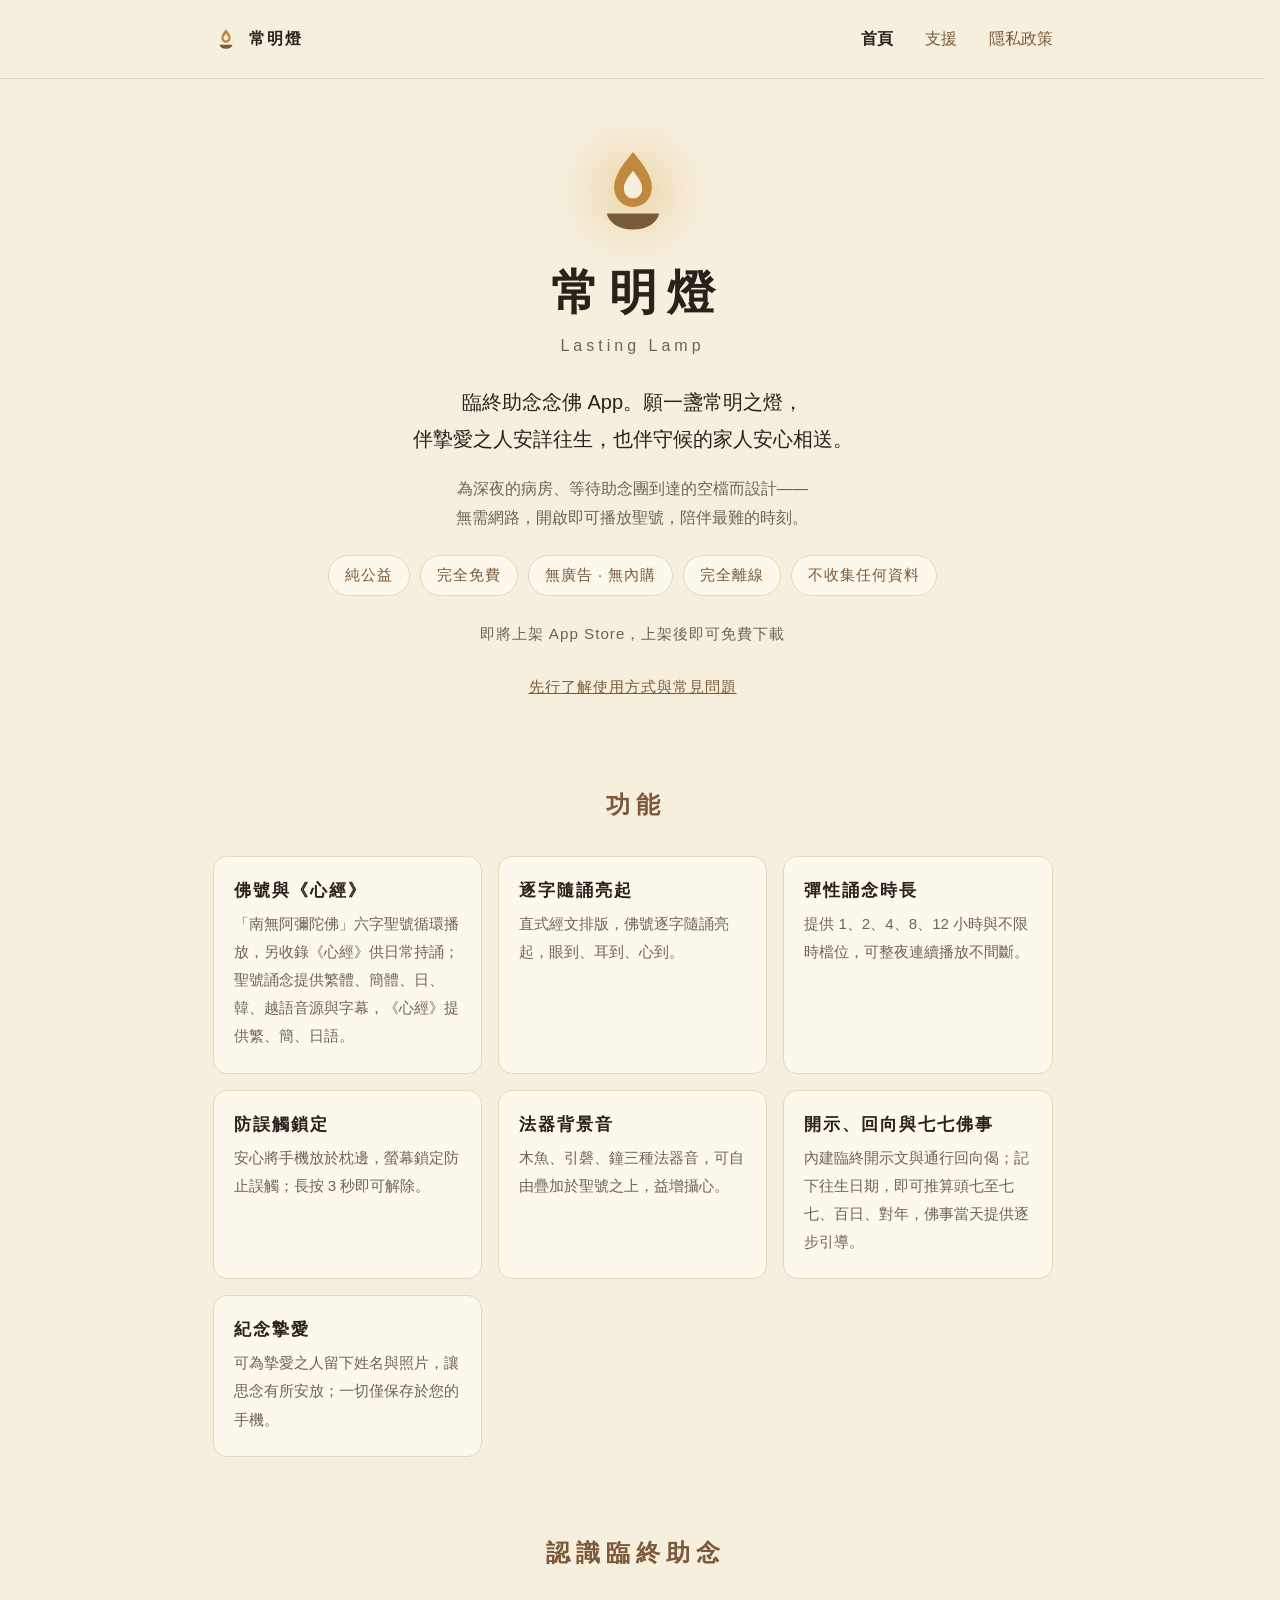
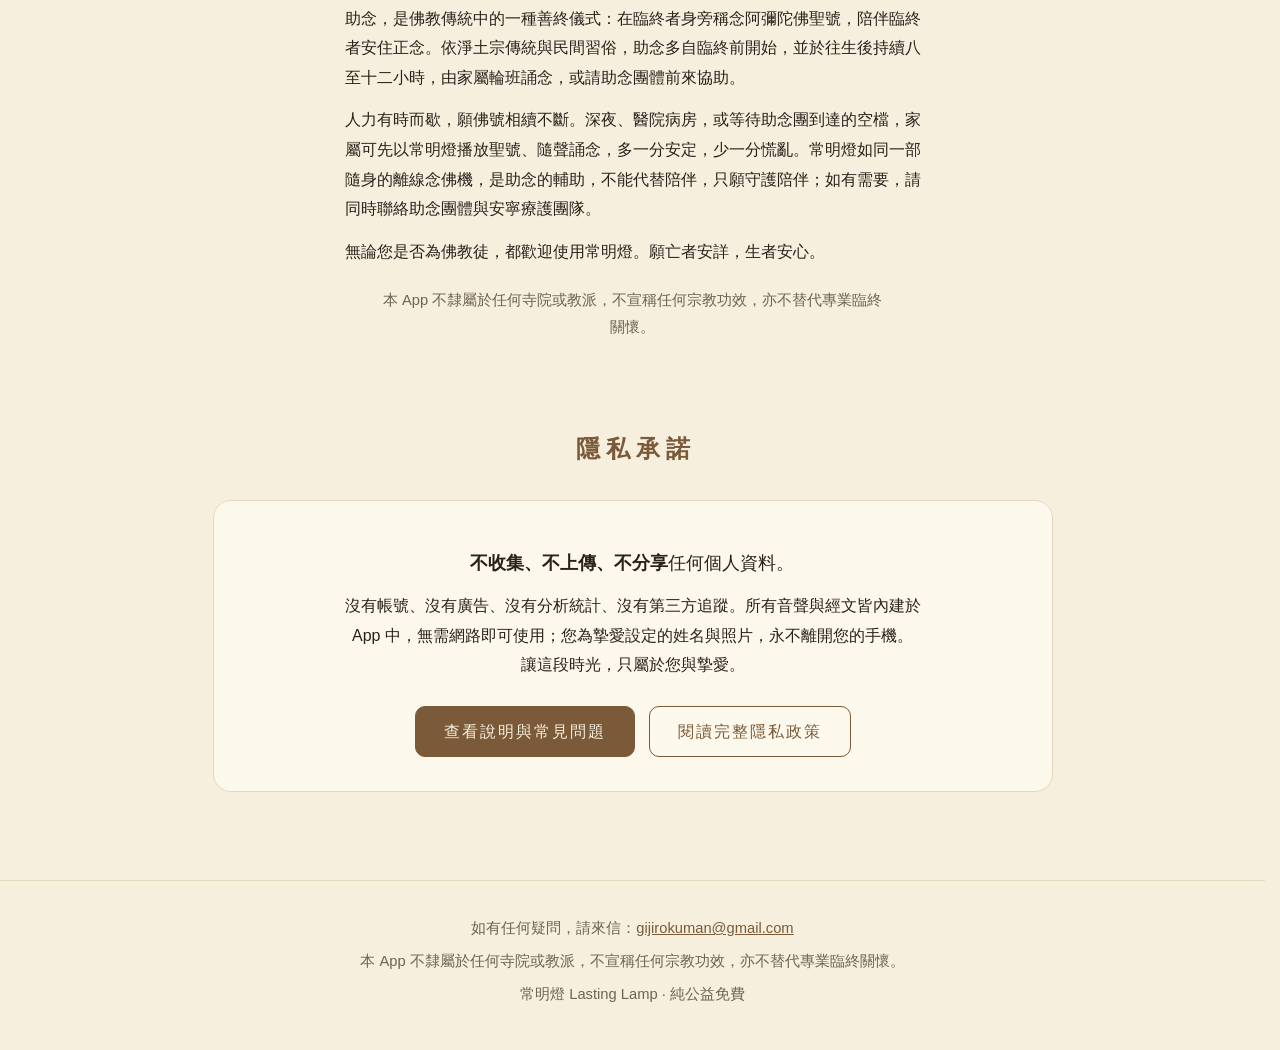
<file: index.html>
<!DOCTYPE html>
<html lang="zh-Hant">
<head>
<meta charset="UTF-8">
<meta name="viewport" content="width=device-width,initial-scale=1">
<title>臨終助念念佛 App · 免費離線念佛機｜常明燈 Lasting Lamp</title>
<meta name="description" content="常明燈是純公益、完全免費的臨終助念念佛 App：南無阿彌陀佛聖號與《心經》直式經文逐字亮起，可整夜連續播放，防誤觸鎖定，完全離線、無廣告、不收集任何資料。">
<meta name="robots" content="index,follow,max-image-preview:large">
<meta property="og:type" content="website">
<meta property="og:site_name" content="常明燈 Lasting Lamp">
<meta property="og:title" content="常明燈 Lasting Lamp｜臨終助念念佛 App">
<meta property="og:description" content="純公益、完全免費、無廣告、完全離線的臨終助念念佛 App。經文逐字亮起，可整夜連續播放，一切資料僅存於本機。">
<meta property="og:locale" content="zh_TW">
<meta property="og:url" content="https://jaydencj.github.io/changminglamp-site/">
<meta property="og:image" content="https://jaydencj.github.io/changminglamp-site/og-image.png">
<meta property="og:image:width" content="1200">
<meta property="og:image:height" content="630">
<meta property="og:image:alt" content="常明燈 Lasting Lamp 品牌圖：油燈燈焰標誌">
<meta name="twitter:card" content="summary_large_image">
<meta name="color-scheme" content="light dark">
<meta name="theme-color" content="#F6EFDE" media="(prefers-color-scheme: light)">
<meta name="theme-color" content="#1C1712" media="(prefers-color-scheme: dark)">
<link rel="canonical" href="https://jaydencj.github.io/changminglamp-site/">
<link rel="icon" type="image/svg+xml" href="favicon.svg">
<link rel="apple-touch-icon" href="apple-touch-icon.png">
<link rel="stylesheet" href="site.css">
<script type="application/ld+json">
{
  "@context": "https://schema.org",
  "@type": "MobileApplication",
  "name": "常明燈",
  "alternateName": "Lasting Lamp",
  "applicationCategory": "LifestyleApplication",
  "operatingSystem": "iOS",
  "url": "https://jaydencj.github.io/changminglamp-site/",
  "description": "純公益、完全免費的臨終助念念佛 App。「南無阿彌陀佛」六字聖號與《心經》，直式經文逐字隨誦亮起，提供 1、2、4、8、12 小時與不限時檔位，可整夜連續播放，完全離線運作，不收集任何資料。",
  "inLanguage": ["zh-Hant", "zh-Hans", "ja", "ko", "vi"],
  "isAccessibleForFree": true,
  "featureList": [
    "佛號與《心經》",
    "逐字隨誦亮起",
    "彈性誦念時長",
    "防誤觸鎖定",
    "法器背景音",
    "開示、回向與七七佛事",
    "紀念摯愛"
  ],
  "offers": { "@type": "Offer", "price": "0", "priceCurrency": "TWD", "category": "free" }
}
</script>
<script type="application/ld+json">
{
  "@context": "https://schema.org",
  "@type": "WebSite",
  "@id": "https://jaydencj.github.io/changminglamp-site/#website",
  "name": "常明燈",
  "alternateName": "Lasting Lamp",
  "url": "https://jaydencj.github.io/changminglamp-site/",
  "inLanguage": "zh-Hant"
}
</script>
<style>
.hero{text-align:center;padding:64px 0 48px}
.lamp{position:relative;width:96px;height:96px;margin:0 auto 20px}
.lamp::before{
  content:"";position:absolute;inset:-28px;border-radius:50%;
  background:radial-gradient(circle,var(--glow) 0%,transparent 68%);
  animation:glow 4.5s ease-in-out infinite;
}
@keyframes glow{0%,100%{opacity:.75;transform:scale(1)}50%{opacity:1;transform:scale(1.07)}}
.lamp svg{position:relative;width:96px;height:96px}
.hero h1{font-size:clamp(2.1rem,6vw,3rem);letter-spacing:10px;margin:.2em 0 .1em;text-indent:10px}
.hero .en{color:var(--muted);letter-spacing:4px;font-size:1rem;margin:0}
.hero .tagline{font-size:clamp(1.05rem,3vw,1.25rem);margin:1.2em auto .8em;max-width:34em;text-wrap:balance}
.hero .store-note{color:var(--muted);font-size:.95rem;letter-spacing:1px;margin:1.6em 0 0}
@media (max-width:640px){.br-wide{display:none}}
.pills{display:flex;justify-content:center;flex-wrap:wrap;gap:10px;padding:0;margin:1.4em 0 0;list-style:none}
.pills li{
  border:1px solid var(--line);background:var(--bg-soft);color:var(--accent);
  padding:6px 16px;border-radius:999px;font-size:.92rem;letter-spacing:1px;
}
section{padding:40px 0}
section h2{
  text-align:center;color:var(--accent);letter-spacing:6px;font-size:1.5rem;
  margin:0 0 1.4em;text-indent:6px;
}
.features{display:grid;grid-template-columns:repeat(auto-fit,minmax(240px,1fr));gap:16px;padding:0;margin:0;list-style:none}
.features li{
  background:var(--bg-soft);border:1px solid var(--line);border-radius:14px;
  padding:22px 20px;transition:transform .25s ease,box-shadow .25s ease;
}
@media (hover:hover) and (pointer:fine){
  .features li:hover{transform:translateY(-3px);box-shadow:0 8px 24px var(--shadow)}
}
.features h3{margin:0 0 .4em;font-size:1.08rem;letter-spacing:2px;color:var(--ink)}
.features p{margin:0;color:var(--muted);font-size:.95rem}
.promise{
  background:var(--bg-soft);border:1px solid var(--line);border-radius:18px;
  padding:34px 28px;text-align:center;
}
.promise p{max-width:36em;margin:.6em auto}
.promise .big{font-size:1.15rem;text-wrap:balance}
.nb{white-space:nowrap}
.actions{display:flex;justify-content:center;flex-wrap:wrap;gap:14px;margin-top:1.6em}
@media (max-width:640px){.actions .btn{flex:1 1 100%;max-width:20em}}
/* 320px 級窄屏：收緊字距與橫向內距，讓「查看說明與常見問題」維持單行 */
@media (max-width:360px){.actions .btn{letter-spacing:1px;padding-inline:16px}}
.btn{
  display:inline-flex;align-items:center;justify-content:center;min-height:48px;
  padding:10px 28px;border-radius:10px;text-decoration:none;letter-spacing:2px;
  border:1px solid var(--accent);transition:background .2s ease,color .2s ease,border-color .2s ease;
  -webkit-tap-highlight-color:transparent;
}
.btn.primary{background:var(--accent);color:var(--bg)}
.btn.primary:hover,.btn.primary:active{background:var(--btn-hover);border-color:var(--btn-hover)}
.btn.ghost{color:var(--accent)}
.btn.ghost:hover,.btn.ghost:active{background:var(--bg-soft)}
.hero .scene{color:var(--muted);font-size:.98rem;max-width:30em;margin:.4em auto 0;text-wrap:balance}
.about p{max-width:36em;margin:.8em auto}
.about .fine{color:var(--muted);font-size:.92rem;text-align:center;margin-top:1.4em}
</style>
</head>
<body>
<a class="skip-link" href="#main">跳至主要內容</a>
<header class="site">
  <div class="wrap site-bar">
    <a class="brand" href="./">
      <svg viewBox="0 0 64 64" aria-hidden="true" focusable="false">
        <path d="M32 8c7.6 9.2 11.4 15.3 11.4 21.4 0 6.9-5.1 11.9-11.4 11.9s-11.4-5-11.4-11.9C20.6 23.3 24.4 17.2 32 8z" fill="var(--flame)"/>
        <path d="M32 19c3.7 4.6 5.6 7.6 5.6 10.7 0 3.5-2.5 6-5.6 6s-5.6-2.5-5.6-6c0-3.1 1.9-6.1 5.6-10.7z" fill="var(--bg)"/>
        <path d="M16 46h32c-1.3 5.9-7.6 9.8-16 9.8S17.3 51.9 16 46z" fill="var(--accent)"/>
      </svg>
      常明燈
    </a>
    <nav class="site-nav" aria-label="網站導覽">
      <a href="./" aria-current="page">首頁</a>
      <a href="support.html">支援</a>
      <a href="privacy.html">隱私政策</a>
    </nav>
  </div>
</header>

<main id="main">
  <div class="wrap">
    <section class="hero" aria-labelledby="hero-title">
      <div class="lamp" aria-hidden="true">
        <svg viewBox="0 0 64 64" focusable="false">
          <path d="M32 6c8.4 10 12.6 16.8 12.6 23.5 0 7.6-5.6 13.1-12.6 13.1s-12.6-5.5-12.6-13.1C19.4 22.8 23.6 16 32 6z" fill="var(--flame)"/>
          <path d="M32 18.5c4 5 6.1 8.4 6.1 11.8 0 3.8-2.7 6.6-6.1 6.6s-6.1-2.8-6.1-6.6c0-3.4 2.1-6.8 6.1-11.8z" fill="var(--bg)"/>
          <path d="M14.5 47h35c-1.5 6.5-8.4 10.7-17.5 10.7S16 53.5 14.5 47z" fill="var(--accent)"/>
        </svg>
      </div>
      <h1 id="hero-title">常明燈</h1>
      <p class="en">Lasting Lamp</p>
      <p class="tagline">臨終助念念佛 App。願一盞常明之燈，<br class="br-wide">伴摯愛之人安詳往生，也伴守候的家人安心相送。</p>
      <p class="scene">為深夜的病房、等待助念團到達的空檔而設計——無需網路，開啟即可播放聖號，陪伴最難的時刻。</p>
      <!-- [html-validate-disable-next no-redundant-role -- Safari/VoiceOver 對 list-style:none 的清單會移除列表語義，須以 role="list" 顯式保留] -->
      <ul class="pills" role="list">
        <li>純公益</li>
        <li>完全免費</li>
        <li>無廣告 · 無內購</li>
        <li>完全離線</li>
        <li>不收集任何資料</li>
      </ul>
      <p class="store-note">即將上架 App Store，上架後即可免費下載</p>
      <p class="store-note"><a href="support.html">先行了解使用方式與常見問題</a></p>
    </section>

    <section aria-labelledby="features-title">
      <h2 id="features-title">功能</h2>
      <!-- [html-validate-disable-next no-redundant-role -- Safari/VoiceOver 對 list-style:none 的清單會移除列表語義，須以 role="list" 顯式保留] -->
      <ul class="features" role="list">
        <li>
          <h3>佛號與《心經》</h3>
          <p>「南無阿彌陀佛」六字聖號循環播放，另收錄《心經》供日常持誦；聖號誦念提供繁體、簡體、日、韓、越語音源與字幕，《心經》提供繁、簡、日語。</p>
        </li>
        <li>
          <h3>逐字隨誦亮起</h3>
          <p>直式經文排版，佛號逐字隨誦亮起，眼到、耳到、心到。</p>
        </li>
        <li>
          <h3>彈性誦念時長</h3>
          <p>提供 1、2、4、8、12 小時與不限時檔位，可整夜連續播放不間斷。</p>
        </li>
        <li>
          <h3>防誤觸鎖定</h3>
          <p>安心將手機放於枕邊，螢幕鎖定防止誤觸；長按 3 秒即可解除。</p>
        </li>
        <li>
          <h3>法器背景音</h3>
          <p>木魚、引磬、鐘三種法器音，可自由疊加於聖號之上，益增攝心。</p>
        </li>
        <li>
          <h3>開示、回向與七七佛事</h3>
          <p>內建臨終開示文與通行回向偈；記下往生日期，即可推算頭七至七七、百日、對年，佛事當天提供逐步引導。</p>
        </li>
        <li>
          <h3>紀念摯愛</h3>
          <p>可為摯愛之人留下姓名與照片，讓思念有所安放；一切僅保存於您的手機。</p>
        </li>
      </ul>
    </section>

    <section class="about" aria-labelledby="about-title">
      <h2 id="about-title">認識臨終助念</h2>
      <p>助念，是佛教傳統中的一種善終儀式：在臨終者身旁稱念阿彌陀佛聖號，陪伴臨終者安住正念。依淨土宗傳統與民間習俗，助念多自臨終前開始，並於往生後持續八至十二小時，由家屬輪班誦念，或請助念團體前來協助。</p>
      <p>人力有時而歇，願佛號相續不斷。深夜、醫院病房，或等待助念團到達的空檔，家屬可先以常明燈播放聖號、隨聲誦念，多一分安定，少一分慌亂。常明燈如同一部隨身的離線念佛機，是助念的輔助，不能代替陪伴，只願守護陪伴；如有需要，請同時聯絡助念團體與安寧療護團隊。</p>
      <p>無論您是否為佛教徒，都歡迎使用常明燈。願亡者安詳，生者安心。</p>
      <p class="fine">本 App 不隸屬於任何寺院或教派，不宣稱任何宗教功效，亦不替代專業臨終關懷。</p>
    </section>

    <section aria-labelledby="privacy-title">
      <h2 id="privacy-title">隱私承諾</h2>
      <div class="promise">
        <p class="big"><strong>不收集、不上傳、<span class="nb">不分享</span></strong>任何個人資料。</p>
        <p>沒有帳號、沒有廣告、沒有分析統計、沒有第三方追蹤。所有音聲與經文皆內建於 App 中，無需網路即可使用；您為摯愛設定的姓名與照片，永不離開您的手機。讓這段時光，只屬於您與摯愛。</p>
        <div class="actions">
          <a class="btn primary" href="support.html">查看說明與常見問題</a>
          <a class="btn ghost" href="privacy.html">閱讀完整隱私政策</a>
        </div>
      </div>
    </section>
  </div>
</main>

<footer class="site">
  <div class="wrap">
    <p>如有任何疑問，請來信：<a href="mailto:gijirokuman@gmail.com">gijirokuman@gmail.com</a></p>
    <p>本 App 不隸屬於任何寺院或教派，不宣稱任何宗教功效，亦不替代專業臨終關懷。</p>
    <p>常明燈 Lasting Lamp · 純公益免費</p>
  </div>
</footer>
</body>
</html>
</file>
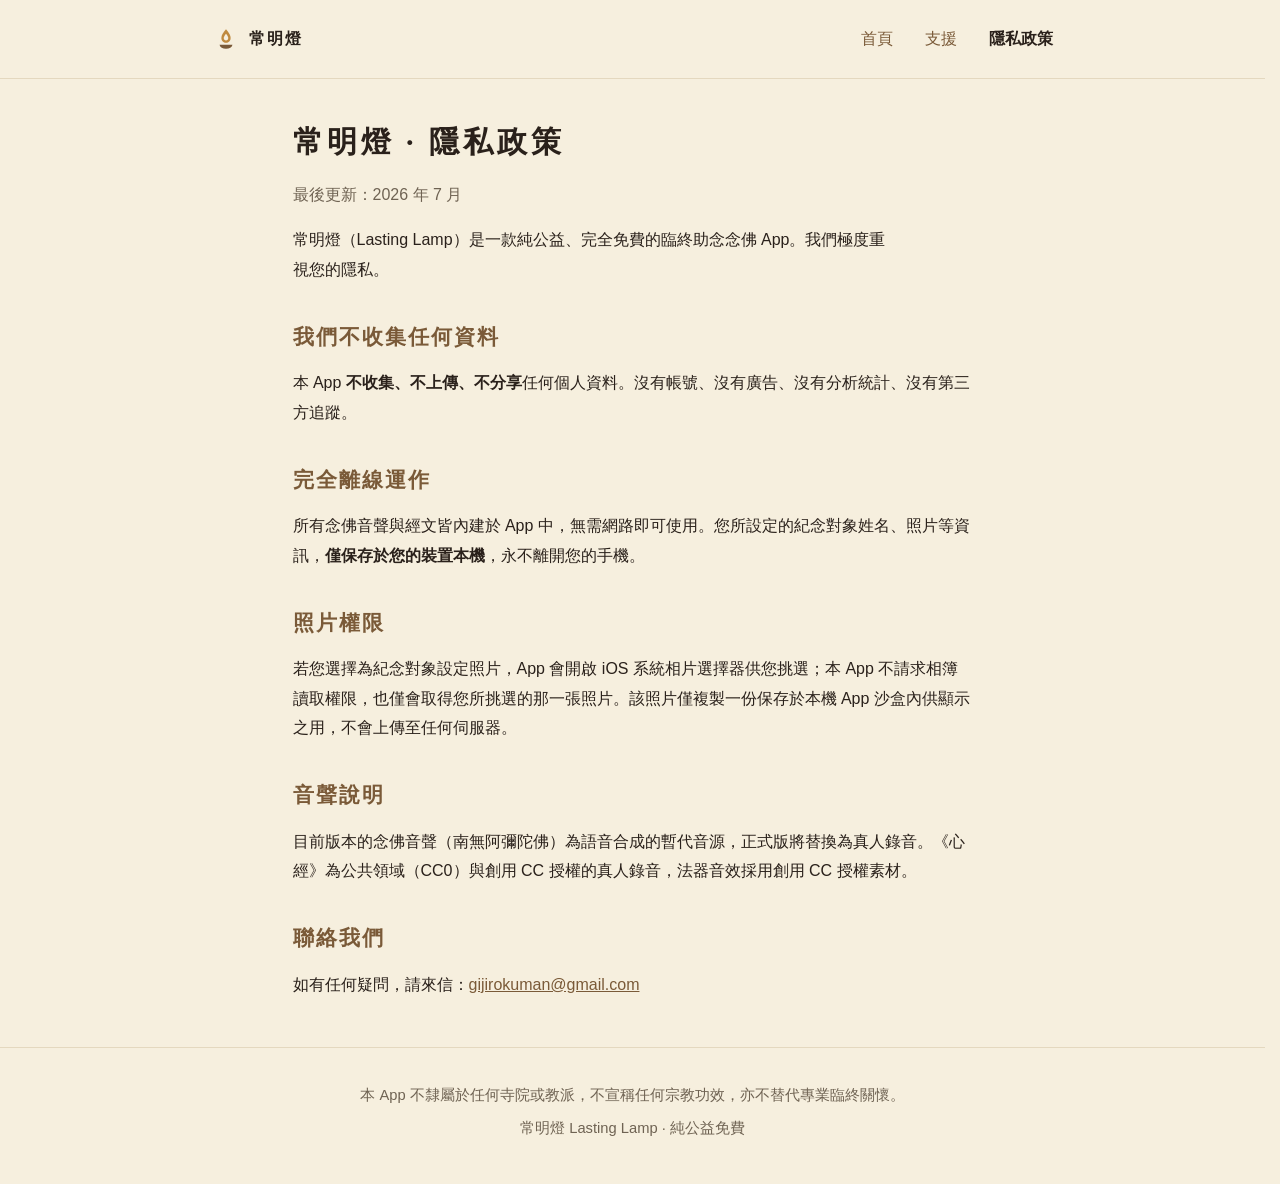
<file: privacy.html>
<!DOCTYPE html>
<html lang="zh-Hant">
<head>
<meta charset="UTF-8">
<meta name="viewport" content="width=device-width,initial-scale=1">
<title>隱私政策 Privacy Policy｜常明燈 Lasting Lamp</title>
<meta name="description" content="常明燈（Lasting Lamp）隱私政策：本 App 不收集、不上傳、不分享任何個人資料，無帳號、無廣告、無追蹤，完全離線運作，所有資料僅保存於您的裝置本機。">
<meta name="robots" content="index,follow,max-image-preview:large">
<meta property="og:type" content="website">
<meta property="og:site_name" content="常明燈 Lasting Lamp">
<meta property="og:title" content="隱私政策 Privacy Policy｜常明燈 Lasting Lamp">
<meta property="og:description" content="不收集、不上傳、不分享任何個人資料。無帳號、無廣告、無追蹤，完全離線運作。">
<meta property="og:locale" content="zh_TW">
<meta property="og:url" content="https://jaydencj.github.io/changminglamp-site/privacy.html">
<meta property="og:image" content="https://jaydencj.github.io/changminglamp-site/og-image.png">
<meta property="og:image:width" content="1200">
<meta property="og:image:height" content="630">
<meta property="og:image:alt" content="常明燈 Lasting Lamp 品牌圖：油燈燈焰標誌">
<meta name="twitter:card" content="summary_large_image">
<meta name="color-scheme" content="light dark">
<meta name="theme-color" content="#F6EFDE" media="(prefers-color-scheme: light)">
<meta name="theme-color" content="#1C1712" media="(prefers-color-scheme: dark)">
<link rel="canonical" href="https://jaydencj.github.io/changminglamp-site/privacy.html">
<link rel="icon" type="image/svg+xml" href="favicon.svg">
<link rel="apple-touch-icon" href="apple-touch-icon.png">
<link rel="stylesheet" href="site.css">
<script type="application/ld+json">
{
  "@context": "https://schema.org",
  "@type": "WebPage",
  "name": "常明燈 隱私政策",
  "url": "https://jaydencj.github.io/changminglamp-site/privacy.html",
  "inLanguage": "zh-Hant",
  "dateModified": "2026-07-09",
  "isPartOf": {
    "@type": "WebSite",
    "@id": "https://jaydencj.github.io/changminglamp-site/#website",
    "name": "常明燈",
    "url": "https://jaydencj.github.io/changminglamp-site/"
  }
}
</script>
<style>
h1{letter-spacing:4px;font-size:1.9rem;margin:1.4em 0 .4em}
h2{color:var(--accent);letter-spacing:2px;margin-top:1.8em;font-size:1.3rem}
main{padding-bottom:24px}
main.wrap{max-width:720px}
.updated{color:var(--muted)}
.nb{white-space:nowrap}
</style>
</head>
<body>
<a class="skip-link" href="#main">跳至主要內容</a>
<header class="site">
  <div class="wrap site-bar">
    <a class="brand" href="./">
      <svg viewBox="0 0 64 64" aria-hidden="true" focusable="false">
        <path d="M32 8c7.6 9.2 11.4 15.3 11.4 21.4 0 6.9-5.1 11.9-11.4 11.9s-11.4-5-11.4-11.9C20.6 23.3 24.4 17.2 32 8z" fill="var(--flame)"/>
        <path d="M32 19c3.7 4.6 5.6 7.6 5.6 10.7 0 3.5-2.5 6-5.6 6s-5.6-2.5-5.6-6c0-3.1 1.9-6.1 5.6-10.7z" fill="var(--bg)"/>
        <path d="M16 46h32c-1.3 5.9-7.6 9.8-16 9.8S17.3 51.9 16 46z" fill="var(--accent)"/>
      </svg>
      常明燈
    </a>
    <nav class="site-nav" aria-label="網站導覽">
      <a href="./">首頁</a>
      <a href="support.html">支援</a>
      <a href="privacy.html" aria-current="page">隱私政策</a>
    </nav>
  </div>
</header>

<main id="main" class="wrap">
  <h1>常明燈 · 隱私政策</h1>
  <p class="updated">最後更新：2026 年 7 月</p>
  <p>常明燈（Lasting Lamp）是一款純公益、完全免費的臨終助念念佛 App。我們極度重視<span class="nb">您的隱私。</span></p>

  <h2>我們不收集任何資料</h2>
  <p>本 App <strong>不收集、不上傳、不分享</strong>任何個人資料。沒有帳號、沒有廣告、沒有分析統計、沒有第三方追蹤。</p>

  <h2>完全離線運作</h2>
  <p>所有念佛音聲與經文皆內建於 App 中，無需網路即可使用。您所設定的紀念對象姓名、照片等資訊，<strong>僅保存於您的裝置本機</strong>，永不離開您的手機。</p>

  <h2>照片權限</h2>
  <p>若您選擇為紀念對象設定照片，App 會開啟 iOS 系統相片選擇器供您挑選；本 App 不請求相簿讀取權限，也僅會取得您所挑選的那一張照片。該照片僅複製一份保存於本機 App 沙盒內供顯示之用，不會上傳至任何伺服器。</p>

  <h2>音聲說明</h2>
  <p>目前版本的念佛音聲（南無阿彌陀佛）為語音合成的暫代音源，正式版將替換為真人錄音。《心經》為公共領域（CC0）與創用 CC 授權的真人錄音，法器音效採用創用 CC 授權素材。</p>

  <h2>聯絡我們</h2>
  <p>如有任何疑問，請來信：<a href="mailto:gijirokuman@gmail.com">gijirokuman@gmail.com</a></p>
</main>

<footer class="site">
  <div class="wrap">
    <p>本 App 不隸屬於任何寺院或教派，不宣稱任何宗教功效，亦不替代專業臨終關懷。</p>
    <p>常明燈 Lasting Lamp · 純公益免費</p>
  </div>
</footer>
</body>
</html>
</file>
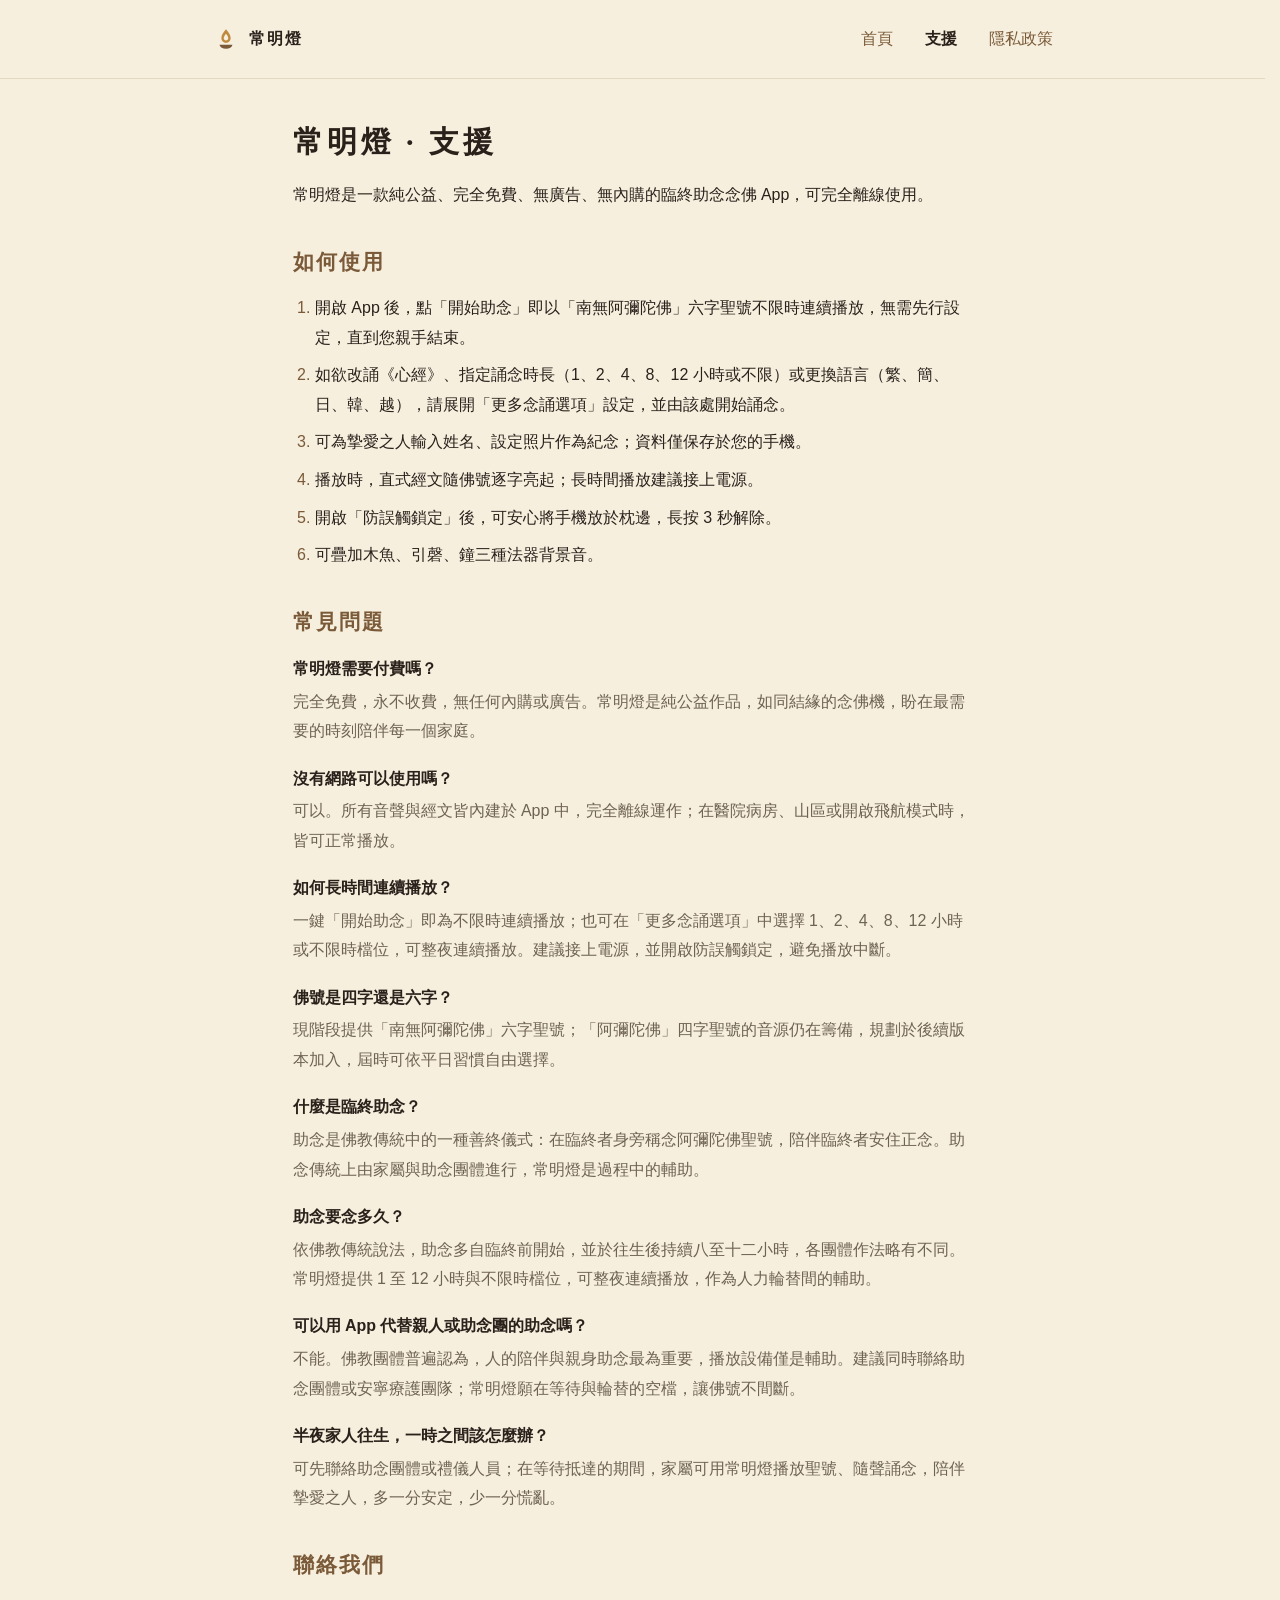
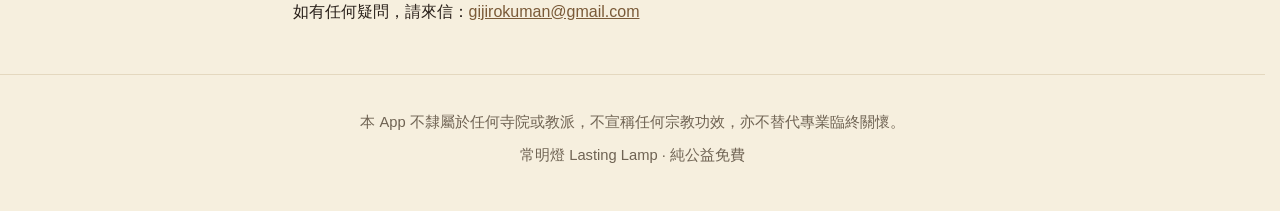
<file: support.html>
<!DOCTYPE html>
<html lang="zh-Hant">
<head>
<meta charset="UTF-8">
<meta name="viewport" content="width=device-width,initial-scale=1">
<title>支援：使用說明與助念常見問題｜常明燈 Lasting Lamp</title>
<meta name="description" content="常明燈臨終助念念佛 App 使用說明與常見問題：如何選擇聖號與《心經》、設定誦念時長與紀念對象、防誤觸鎖定，以及免費、離線與整夜連續播放說明。">
<meta name="robots" content="index,follow,max-image-preview:large">
<meta property="og:type" content="website">
<meta property="og:site_name" content="常明燈 Lasting Lamp">
<meta property="og:title" content="支援：使用說明與助念常見問題｜常明燈 Lasting Lamp">
<meta property="og:description" content="常明燈臨終助念念佛 App 使用說明與常見問題。純公益、完全免費、無廣告、完全離線。">
<meta property="og:locale" content="zh_TW">
<meta property="og:url" content="https://jaydencj.github.io/changminglamp-site/support.html">
<meta property="og:image" content="https://jaydencj.github.io/changminglamp-site/og-image.png">
<meta property="og:image:width" content="1200">
<meta property="og:image:height" content="630">
<meta property="og:image:alt" content="常明燈 Lasting Lamp 品牌圖：油燈燈焰標誌">
<meta name="twitter:card" content="summary_large_image">
<meta name="color-scheme" content="light dark">
<meta name="theme-color" content="#F6EFDE" media="(prefers-color-scheme: light)">
<meta name="theme-color" content="#1C1712" media="(prefers-color-scheme: dark)">
<link rel="canonical" href="https://jaydencj.github.io/changminglamp-site/support.html">
<link rel="icon" type="image/svg+xml" href="favicon.svg">
<link rel="apple-touch-icon" href="apple-touch-icon.png">
<link rel="stylesheet" href="site.css">
<script type="application/ld+json">
{
  "@context": "https://schema.org",
  "@type": "FAQPage",
  "mainEntity": [
    {
      "@type": "Question",
      "name": "常明燈需要付費嗎？",
      "acceptedAnswer": { "@type": "Answer", "text": "完全免費，永不收費，無任何內購或廣告。常明燈是純公益作品，如同結緣的念佛機，盼在最需要的時刻陪伴每一個家庭。" }
    },
    {
      "@type": "Question",
      "name": "沒有網路可以使用嗎？",
      "acceptedAnswer": { "@type": "Answer", "text": "可以。所有音聲與經文皆內建於 App 中，完全離線運作；在醫院病房、山區或開啟飛航模式時，皆可正常播放。" }
    },
    {
      "@type": "Question",
      "name": "如何長時間連續播放？",
      "acceptedAnswer": { "@type": "Answer", "text": "一鍵「開始助念」即為不限時連續播放；也可在「更多念誦選項」中選擇 1、2、4、8、12 小時或不限時檔位，可整夜連續播放。建議接上電源，並開啟防誤觸鎖定，避免播放中斷。" }
    },
    {
      "@type": "Question",
      "name": "佛號是四字還是六字？",
      "acceptedAnswer": { "@type": "Answer", "text": "現階段提供「南無阿彌陀佛」六字聖號；「阿彌陀佛」四字聖號的音源仍在籌備，規劃於後續版本加入，屆時可依平日習慣自由選擇。" }
    },
    {
      "@type": "Question",
      "name": "什麼是臨終助念？",
      "acceptedAnswer": { "@type": "Answer", "text": "助念是佛教傳統中的一種善終儀式：在臨終者身旁稱念阿彌陀佛聖號，陪伴臨終者安住正念。助念傳統上由家屬與助念團體進行，常明燈是過程中的輔助。" }
    },
    {
      "@type": "Question",
      "name": "助念要念多久？",
      "acceptedAnswer": { "@type": "Answer", "text": "依佛教傳統說法，助念多自臨終前開始，並於往生後持續八至十二小時，各團體作法略有不同。常明燈提供 1 至 12 小時與不限時檔位，可整夜連續播放，作為人力輪替間的輔助。" }
    },
    {
      "@type": "Question",
      "name": "可以用 App 代替親人或助念團的助念嗎？",
      "acceptedAnswer": { "@type": "Answer", "text": "不能。佛教團體普遍認為，人的陪伴與親身助念最為重要，播放設備僅是輔助。建議同時聯絡助念團體或安寧療護團隊；常明燈願在等待與輪替的空檔，讓佛號不間斷。" }
    },
    {
      "@type": "Question",
      "name": "半夜家人往生，一時之間該怎麼辦？",
      "acceptedAnswer": { "@type": "Answer", "text": "可先聯絡助念團體或禮儀人員；在等待抵達的期間，家屬可用常明燈播放聖號、隨聲誦念，陪伴摯愛之人，多一分安定，少一分慌亂。" }
    }
  ]
}
</script>
<script type="application/ld+json">
{
  "@context": "https://schema.org",
  "@type": "WebPage",
  "name": "常明燈 支援：使用說明與助念常見問題",
  "description": "常明燈臨終助念念佛 App 使用說明與常見問題：如何選擇聖號與《心經》、設定誦念時長與紀念對象、防誤觸鎖定，以及免費、離線與整夜連續播放說明。",
  "url": "https://jaydencj.github.io/changminglamp-site/support.html",
  "inLanguage": "zh-Hant",
  "dateModified": "2026-07-09",
  "isPartOf": {
    "@type": "WebSite",
    "@id": "https://jaydencj.github.io/changminglamp-site/#website",
    "name": "常明燈",
    "url": "https://jaydencj.github.io/changminglamp-site/"
  }
}
</script>
<style>
h1{letter-spacing:4px;font-size:1.9rem;margin:1.4em 0 .4em}
h2{color:var(--accent);letter-spacing:2px;margin-top:1.8em;font-size:1.3rem}
main{padding-bottom:24px}
main.wrap{max-width:720px}
ol.steps{padding-left:1.4em}
ol.steps li{margin:.5em 0}
ol.steps li::marker{color:var(--accent)}
dl.faq{margin:0}
dl.faq dt{font-weight:600;margin-top:1.1em}
dl.faq dd{margin:0.2em 0 0;color:var(--muted)}
.nb{white-space:nowrap}
</style>
</head>
<body>
<a class="skip-link" href="#main">跳至主要內容</a>
<header class="site">
  <div class="wrap site-bar">
    <a class="brand" href="./">
      <svg viewBox="0 0 64 64" aria-hidden="true" focusable="false">
        <path d="M32 8c7.6 9.2 11.4 15.3 11.4 21.4 0 6.9-5.1 11.9-11.4 11.9s-11.4-5-11.4-11.9C20.6 23.3 24.4 17.2 32 8z" fill="var(--flame)"/>
        <path d="M32 19c3.7 4.6 5.6 7.6 5.6 10.7 0 3.5-2.5 6-5.6 6s-5.6-2.5-5.6-6c0-3.1 1.9-6.1 5.6-10.7z" fill="var(--bg)"/>
        <path d="M16 46h32c-1.3 5.9-7.6 9.8-16 9.8S17.3 51.9 16 46z" fill="var(--accent)"/>
      </svg>
      常明燈
    </a>
    <nav class="site-nav" aria-label="網站導覽">
      <a href="./">首頁</a>
      <a href="support.html" aria-current="page">支援</a>
      <a href="privacy.html">隱私政策</a>
    </nav>
  </div>
</header>

<main id="main" class="wrap">
  <h1>常明燈 · 支援</h1>
  <p>常明燈是一款純公益、完全免費、無廣告、無內購的臨終助念念佛 App，可完全離線使用。</p>

  <h2>如何使用</h2>
  <ol class="steps">
    <li>開啟 App 後，點「開始助念」即以「南無阿彌陀佛」六字聖號不限時連續播放，無需先行設定，直到您親手結束。</li>
    <li>如欲改誦《心經》、指定誦念時長（<span class="nb">1、2、4、8、12 小時</span>或不限）或更換語言（繁、簡、日、韓、越），請展開「更多念誦選項」設定，並由該處開始誦念。</li>
    <li>可為摯愛之人輸入姓名、設定照片作為紀念；資料僅保存於您的手機。</li>
    <li>播放時，直式經文隨佛號逐字亮起；長時間播放建議接上電源。</li>
    <li>開啟「防誤觸鎖定」後，可安心將手機放於枕邊，長按 3 秒解除。</li>
    <li>可疊加木魚、引磬、鐘三種法器背景音。</li>
  </ol>

  <h2>常見問題</h2>
  <dl class="faq">
    <dt>常明燈需要付費嗎？</dt>
    <dd>完全免費，永不收費，無任何內購或廣告。常明燈是純公益作品，如同結緣的念佛機，盼在最需要的時刻陪伴每一個家庭。</dd>
    <dt>沒有網路可以使用嗎？</dt>
    <dd>可以。所有音聲與經文皆內建於 App 中，完全離線運作；在醫院病房、山區或開啟飛航模式時，皆可正常播放。</dd>
    <dt>如何長時間連續播放？</dt>
    <dd>一鍵「開始助念」即為不限時連續播放；也可在「更多念誦選項」中選擇 1、2、4、8、12 小時或不限時檔位，可整夜連續播放。建議接上電源，並開啟防誤觸鎖定，避免播放中斷。</dd>
    <dt>佛號是四字還是六字？</dt>
    <dd>現階段提供「南無阿彌陀佛」六字聖號；「阿彌陀佛」四字聖號的音源仍在籌備，規劃於後續版本加入，屆時可依平日習慣自由選擇。</dd>
    <dt>什麼是臨終助念？</dt>
    <dd>助念是佛教傳統中的一種善終儀式：在臨終者身旁稱念阿彌陀佛聖號，陪伴臨終者安住正念。助念傳統上由家屬與助念團體進行，常明燈是過程中的輔助。</dd>
    <dt>助念要念多久？</dt>
    <dd>依佛教傳統說法，助念多自臨終前開始，並於往生後持續八至十二小時，各團體作法略有不同。常明燈提供 1 至 12 小時與不限時檔位，可整夜連續播放，作為人力輪替間的輔助。</dd>
    <dt>可以用 App 代替親人或助念團的助念嗎？</dt>
    <dd>不能。佛教團體普遍認為，人的陪伴與親身助念最為重要，播放設備僅是輔助。建議同時聯絡助念團體或安寧療護團隊；常明燈願在等待與輪替的空檔，讓佛號不間斷。</dd>
    <dt>半夜家人往生，一時之間該怎麼辦？</dt>
    <dd>可先聯絡助念團體或禮儀人員；在等待抵達的期間，家屬可用常明燈播放聖號、隨聲誦念，陪伴摯愛之人，多一分安定，少一分慌亂。</dd>
  </dl>

  <h2>聯絡我們</h2>
  <p>如有任何疑問，請來信：<a href="mailto:gijirokuman@gmail.com">gijirokuman@gmail.com</a></p>
</main>

<footer class="site">
  <div class="wrap">
    <p>本 App 不隸屬於任何寺院或教派，不宣稱任何宗教功效，亦不替代專業臨終關懷。</p>
    <p>常明燈 Lasting Lamp · 純公益免費</p>
  </div>
</footer>
</body>
</html>
</file>
<file: site.css>
:root{
  --bg:#F6EFDE; --bg-soft:#FDF8EC; --ink:#2A211B; --muted:#6F6353;
  --accent:#7A5A38; --flame:#C08A3E; --line:#E4D8BF; --glow:rgba(224,177,94,.38);
  --shadow:rgba(42,33,27,.08); --btn-hover:#6B4D2E;
  color-scheme:light dark;
}
@media (prefers-color-scheme: dark){
  :root{
    --bg:#1C1712; --bg-soft:#26201A; --ink:#EDE4D3; --muted:#A99A85;
    --accent:#D9B27C; --flame:#E0B15E; --line:#3A3126; --glow:rgba(224,177,94,.16);
    --shadow:rgba(0,0,0,.45); --btn-hover:#E0B15E;
  }
}
*{box-sizing:border-box}
html{scroll-behavior:smooth;scrollbar-gutter:stable;-webkit-text-size-adjust:100%;text-size-adjust:100%}
@media (prefers-reduced-motion: reduce){
  html{scroll-behavior:auto}
  *,*::before,*::after{animation:none!important;transition:none!important}
}
body{
  margin:0;background:var(--bg);color:var(--ink);line-height:1.85;
  font-family:-apple-system,BlinkMacSystemFont,"PingFang TC","Microsoft JhengHei","Hiragino Sans GB",sans-serif;
  -webkit-font-smoothing:antialiased;
}
h1,h2,h3{font-family:"Songti TC","Noto Serif TC","Source Han Serif TC",serif;line-height:1.4}
p,li,dd{text-wrap:pretty}
a{color:var(--accent)}
a:focus-visible,button:focus-visible{outline:2px solid var(--accent);outline-offset:3px}
.skip-link{
  position:absolute;left:-9999px;top:0;background:var(--bg-soft);color:var(--ink);
  padding:.6em 1em;z-index:10;border-radius:0 0 8px 0;
}
.skip-link:focus{left:0}
.wrap{max-width:880px;margin:0 auto;padding:0 20px}
header.site{border-bottom:1px solid var(--line)}
.site-bar{display:flex;align-items:center;justify-content:space-between;flex-wrap:wrap;gap:8px;padding-block:14px}
.brand{display:flex;align-items:center;gap:10px;text-decoration:none;color:var(--ink);font-weight:600;letter-spacing:2px;min-height:44px}
.brand svg{width:26px;height:26px;flex:none}
/* margin-right:-14px 用於抵銷末個連結的水平內距，需與下方 nav.site-nav a 的 padding:10px 14px 保持一致 */
nav.site-nav{display:flex;gap:4px;flex-wrap:wrap;margin-right:-14px}
nav.site-nav a{
  text-decoration:none;color:var(--accent);padding:10px 14px;border-radius:8px;min-height:44px;
  display:inline-flex;align-items:center;-webkit-tap-highlight-color:transparent;
}
nav.site-nav a:hover,nav.site-nav a:active{background:var(--bg-soft);text-decoration:underline}
nav.site-nav a[aria-current="page"]{color:var(--ink);font-weight:600}
footer.site{border-top:1px solid var(--line);margin-top:48px;padding:28px 0 36px;text-align:center;color:var(--muted);font-size:.92rem}
footer.site p{margin:.4em 0;text-wrap:balance}
footer.site a{color:var(--accent)}
</file>
